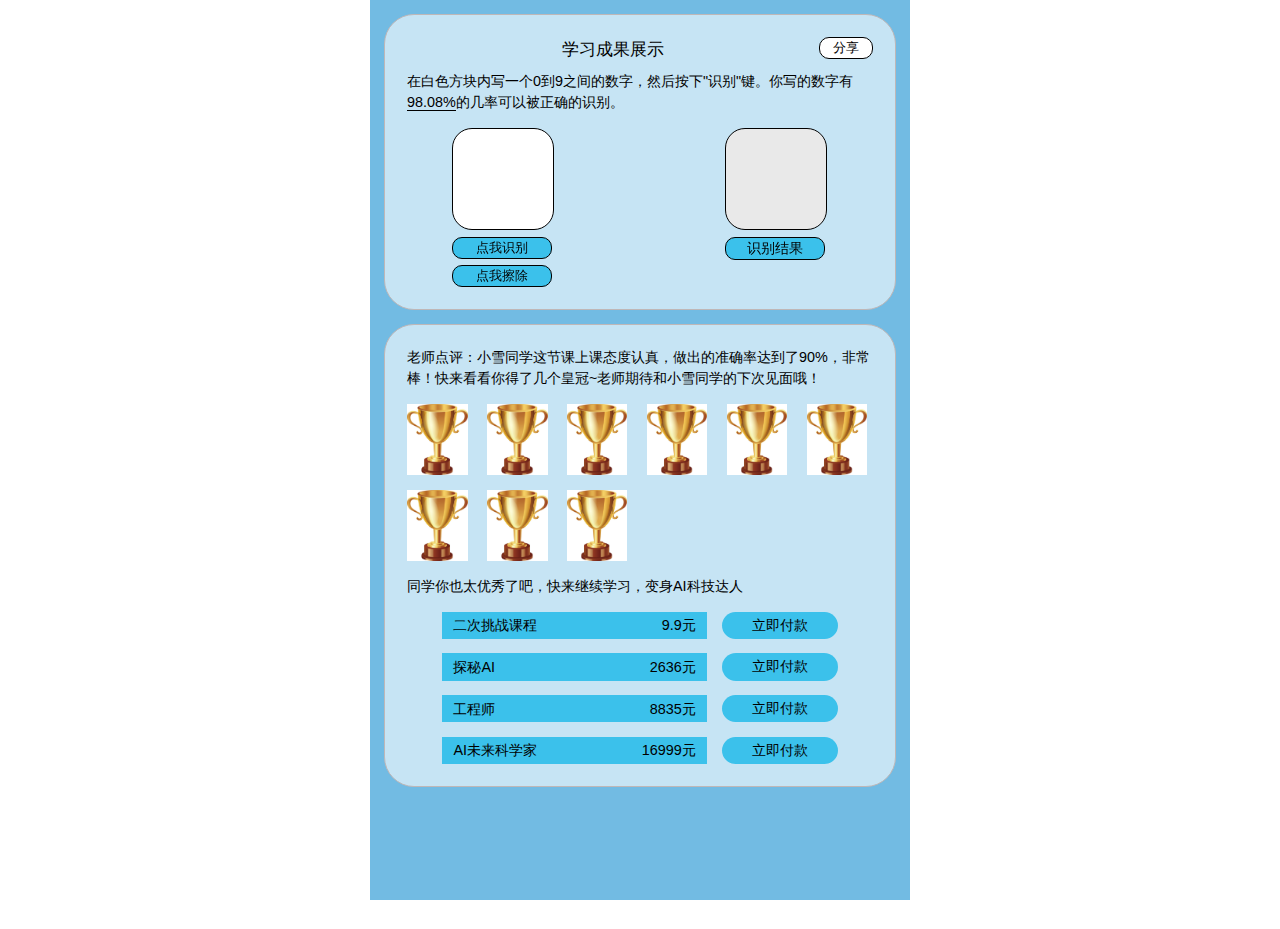
<file: SIGAI-MOBILE/index.html>
<!DOCTYPE html>
<html lang="en">
<head>
	<meta charset="UTF-8">
	<meta name="viewport" content="width=device-width, initial-scale=1.0">
	<title>SIGAI-学习成果展示</title>
	<link rel="stylesheet" href="./css/index.css">
</head>
<body>
<div class="main">
	<section>
		<h1 class="text-c">学习成果展示 <span class="btn btn-f-r">分享</span></h1>
		<p class="c-000">
			在白色方块内写一个0到9之间的数字，然后按下"识别"键。你写的数字有<span class="line-bottom">98.08%</span>的几率可以被正确的识别。
		</p>
		<div class="canvas">
			<div class="left">
				<div class="square">
					<canvas id="the_stage">your browser don't support canvas!</canvas>
				</div>
				<div class="btn" id="mnist-pad-save">点我识别</div>
				<div class="btn" id="mnist-pad-clear">点我擦除</div>
			</div>
			<div class="right">
				<div class="square b-color" id="mnist-pad-result"></div>
				<div class="btn" id="connection">识别结果</div>
			</div>
		</div>
	</section>
	<section>
		<p class="">
			老师点评：小雪同学这节课上课态度认真，做出的准确率达到了90%，非常棒！快来看看你得了几个皇冠~老师期待和小雪同学的下次见面哦！
		</p>
		<div class="img-box">
			<img src="./images/reward.jpg" alt="">
			<img src="./images/reward.jpg" alt="">
			<img src="./images/reward.jpg" alt="">
			<img src="./images/reward.jpg" alt="">
			<img src="./images/reward.jpg" alt="">
			<img src="./images/reward.jpg" alt="">
			<img src="./images/reward.jpg" alt="">
			<img src="./images/reward.jpg" alt="">
			<img src="./images/reward.jpg" alt="">
		</div>
		<p>
			同学你也太优秀了吧，快来继续学习，变身AI科技达人
		</p>
		<div class="content">
			<ul>
				<li class="course">
					<span class="flex">
						<span>二次挑战课程</span> <span>9.9元</span>
					</span>
					<a href="./detail.html">
						立即付款
					</a>
				</li>
				<li class="course">
					<span class="flex">
						<span>探秘AI</span> <span>2636元</span>
					</span>
					<a href="./detail.html">
						立即付款
					</a>
				</li>
				<li class="course">
					<span class="flex">
						<span>工程师</span> <span>8835元</span>
					</span>
					<a href="./detail.html">
						立即付款
					</a>
				</li>
				<li class="course">
					<span class="flex">
						<span>AI未来科学家</span> <span>16999元</span>
					</span>
					<a href="./detail.html">
						立即付款
					</a>
				</li>
			</ul>
		</div>
	</section>
</div>
<script src="js/signature_pad.min.js"></script>
<script src="./js/canvas.js"></script>
</body>
</html>
</file>
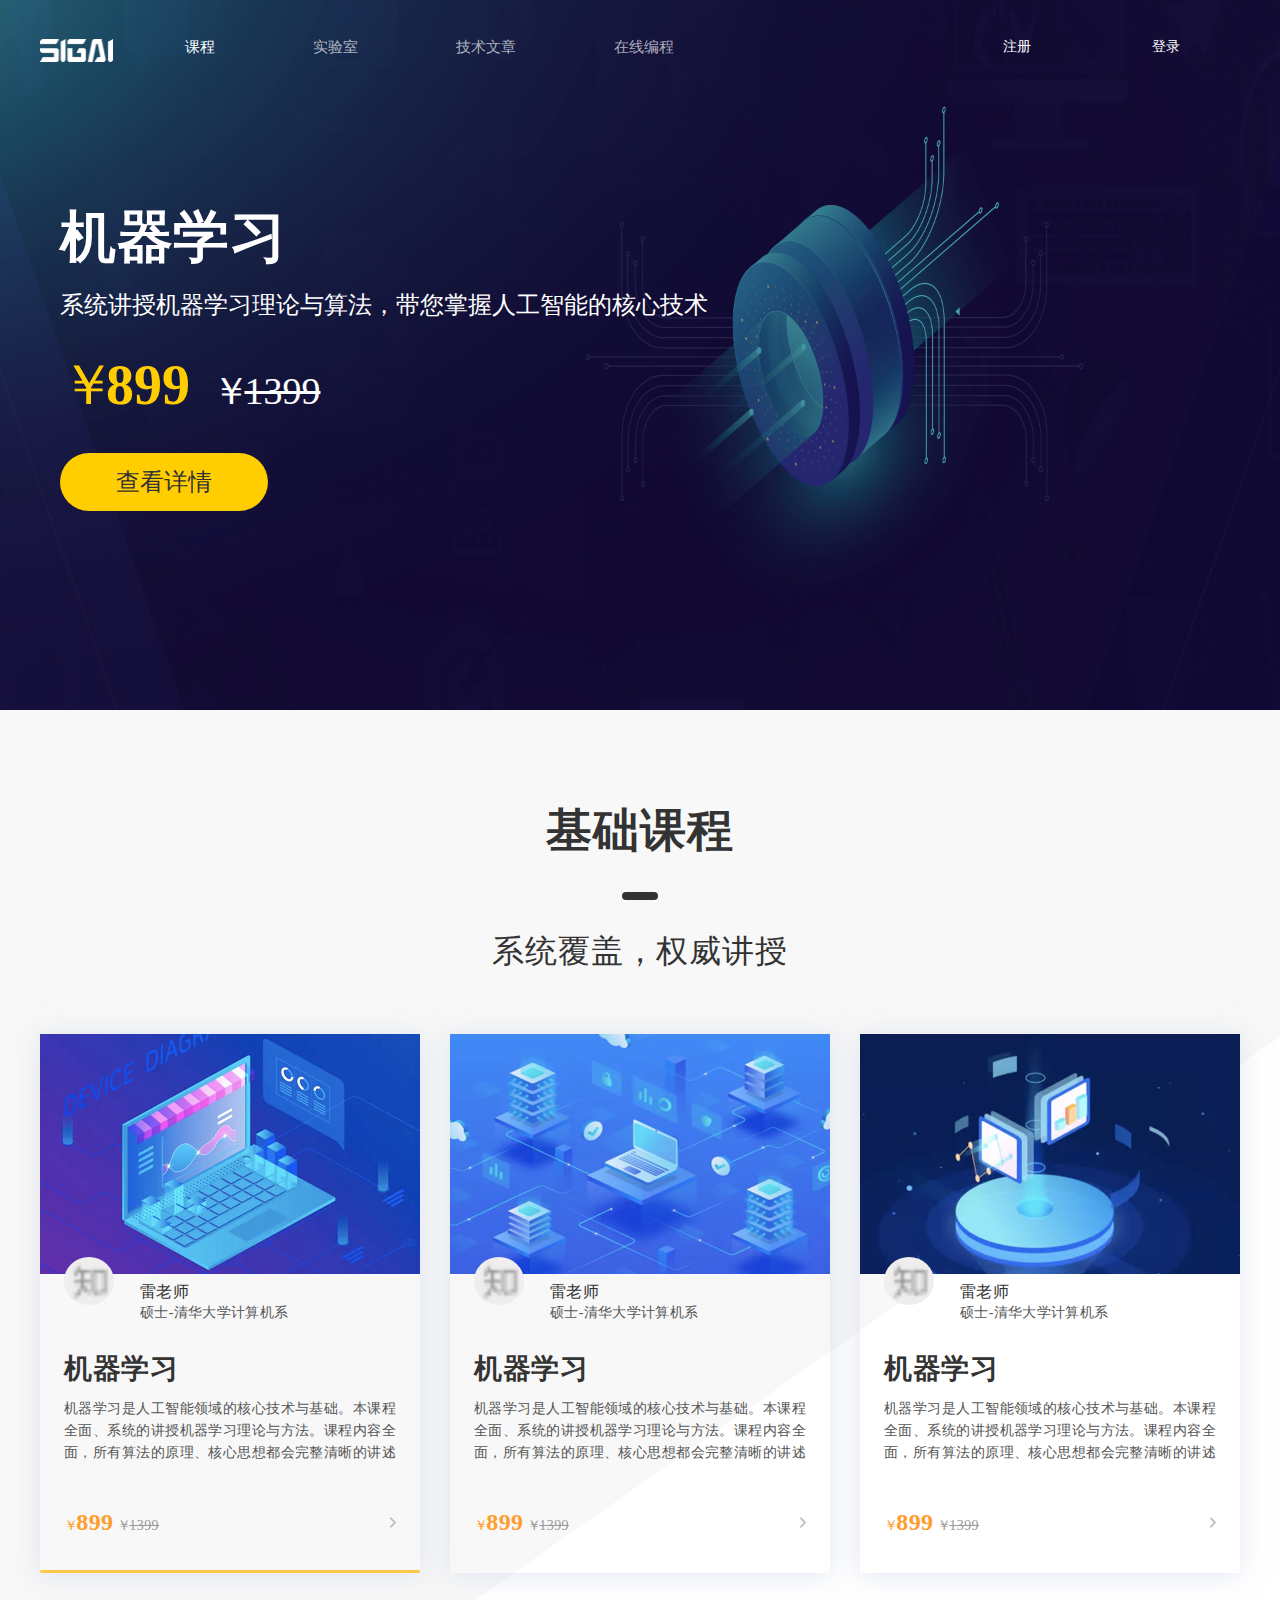
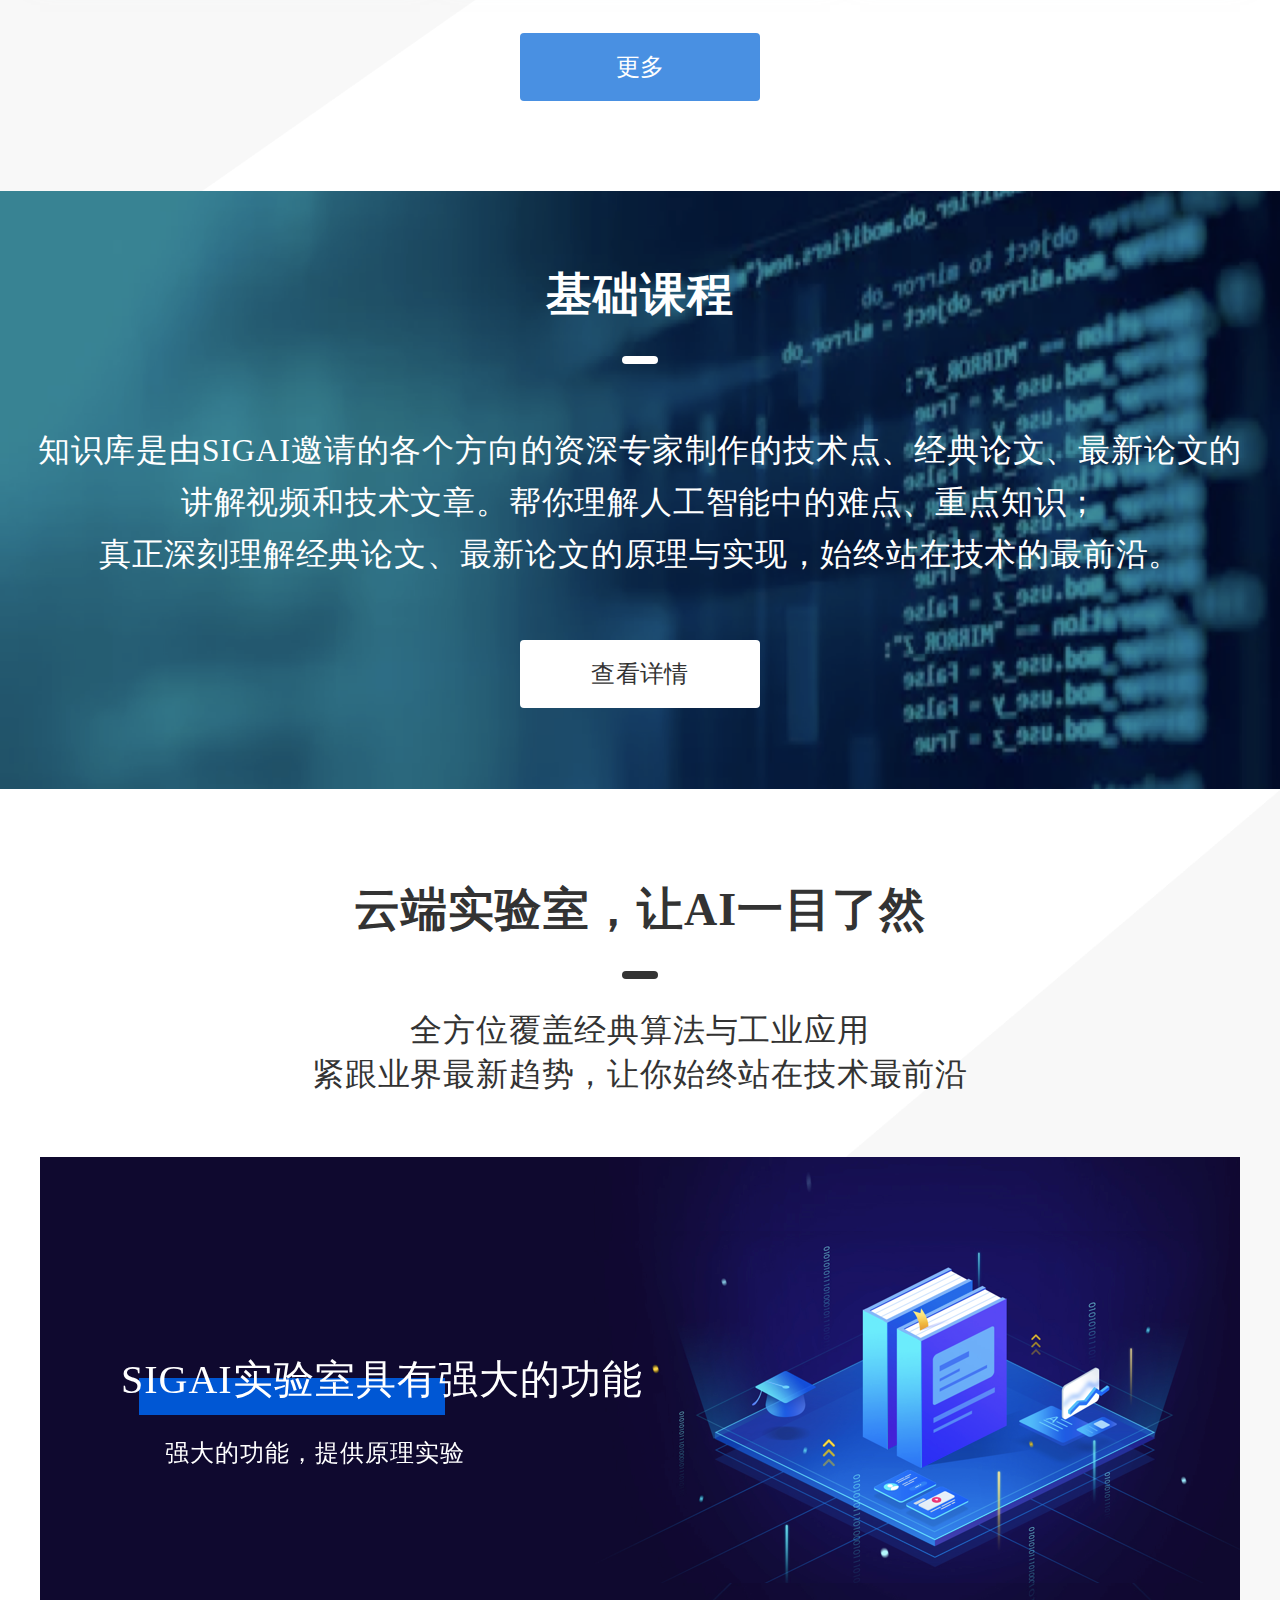
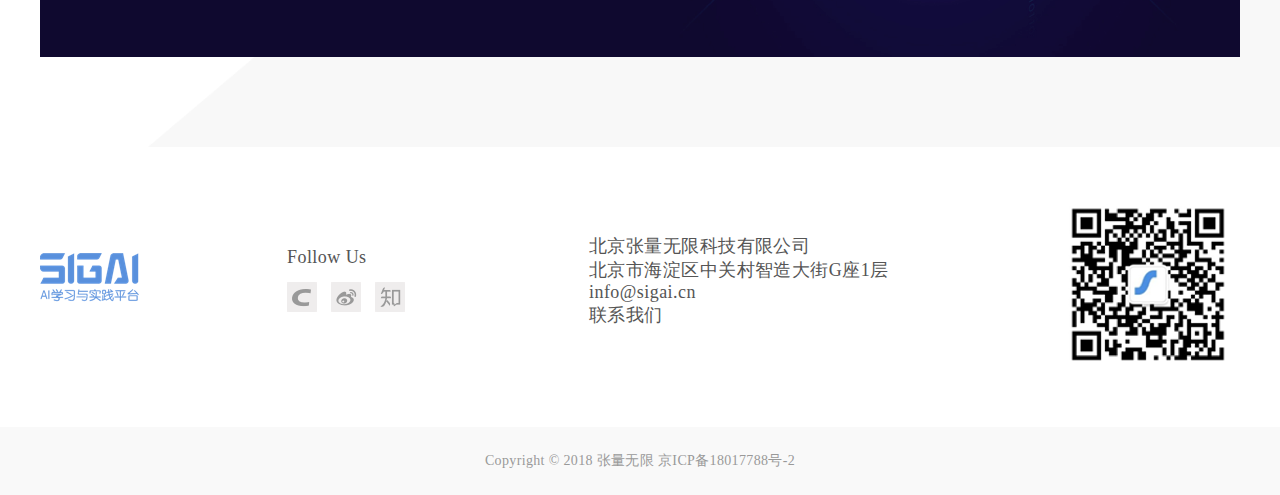
<file: SIGAI-PC/index.html>
<!DOCTYPE html>
<html lang="en">
<head>
    <meta charset="UTF-8">
    <title>SIGAI</title>
    <link rel="stylesheet" href="./css/index.css">
    <link rel="stylesheet" href="./css/swiper.css">
</head>
<body>
<div class="container">
    <div class="header">
        <header>
            <a class="img" href="/">
                <img src="./images/logo@2x.png" alt="SIGAI">
            </a>
            <nav class="nav">
                <ul class="">
                    <li class="cur">课程</li>
                    <li>实验室</li>
                    <li>技术文章</li>
                    <li>在线编程</li>
                </ul>
            </nav>
            <ul class="login J_login">
                <li>注册</li>
                <li>登录</li>
            </ul>
        </header>
        <section>
            <h1>机器学习</h1>
            <p>系统讲授机器学习理论与算法，带您掌握人工智能的核心技术</p>
            <div class="number">
                <span class="strong">￥<strong>899</strong></span>
                <span class="del">￥<del>1399</del></span>
            </div>
            <div class="detail-btn">查看详情</div>
        </section>
    </div>
    <main class="main">
        <article>
            <!--基础课程-->
            <section class="basic-course">
                <div class="title">
                    <h1>基础课程</h1>
                    <p>系统覆盖，权威讲授</p>
                </div>
                <div class="row">
                    <div class="col cur">
                        <img src="./images/machine1@2x.png" alt="基础课程1"/>
                        <div class="personal">
                            <img src="./images/zhihu.png" alt="">
                            <p class="teacher">雷老师</p>
                            <p class="course">硕士-清华大学计算机系</p>
                        </div>
                        <div class="content">
                            <h3>机器学习</h3>
                            <p>
                                机器学习是人工智能领域的核心技术与基础。本课程全面、系统的讲授机器学习理论与方法。课程内容全面，所有算法的原理、核心思想都会完整清晰的讲述能领域的核心技术与基础。本课程
                            </p>
                        </div>
                        <div class="number">
                            <span class="strong">￥<strong>899</strong></span>
                            <span class="del">￥<del>1399</del></span>
                            <img src="./images/back@2x.png" alt="back"/>
                        </div>
                    </div>
                    <div class="col">
                        <img src="./images/machine2@2x.png" alt="基础课程1"/>
                        <div class="personal">
                            <img src="./images/zhihu.png" alt="">
                            <p class="teacher">雷老师</p>
                            <p class="course">硕士-清华大学计算机系</p>
                        </div>
                        <div class="content">
                            <h3>机器学习</h3>
                            <p>
                                机器学习是人工智能领域的核心技术与基础。本课程全面、系统的讲授机器学习理论与方法。课程内容全面，所有算法的原理、核心思想都会完整清晰的讲述能领域的核心技术与基础。本课程
                            </p>
                        </div>
                        <div class="number">
                            <span class="strong">￥<strong>899</strong></span>
                            <span class="del">￥<del>1399</del></span>
                            <img src="./images/back@2x.png" alt="back"/>
                        </div>
                    </div>
                    <div class="col">
                        <img src="./images/machine3@2x.png" alt="基础课程1"/>
                        <div class="personal">
                            <img src="./images/zhihu.png" alt="">
                            <p class="teacher">雷老师</p>
                            <p class="course">硕士-清华大学计算机系</p>
                        </div>
                        <div class="content">
                            <h3>机器学习</h3>
                            <p>
                                机器学习是人工智能领域的核心技术与基础。本课程全面、系统的讲授机器学习理论与方法。课程内容全面，所有算法的原理、核心思想都会完整清晰的讲述能领域的核心技术与基础。本课程
                            </p>
                        </div>
                        <div class="number">
                            <span class="strong">￥<strong>899</strong></span>
                            <span class="del">￥<del>1399</del></span>
                            <img src="./images/back@2x.png" alt="back"/>
                        </div>
                    </div>
                </div>
                <div class="btn btn-more">更多</div>
            </section>
            <!--知识库-->
            <section class="knowledge-base">
                <div class="title">
                    <h1>基础课程</h1>
                </div>
                <p class="content">
                    知识库是由SIGAI邀请的各个方向的资深专家制作的技术点、经典论文、最新论文的
                    <br>
                    讲解视频和技术文章。帮你理解人工智能中的难点、重点知识；
                    <br>
                    真正深刻理解经典论文、最新论文的原理与实现，始终站在技术的最前沿。
                </p>
                <div class="btn btn-detail">查看详情</div>
            </section>
        </article>
        <article>
            <!--云端实验室-->
            <section class="cloud-lab">
                <div class="title">
                    <h1>云端实验室，让AI一目了然</h1>
                    <p>
                        全方位覆盖经典算法与工业应用 <br>
                        紧跟业界最新趋势，让你始终站在技术最前沿
                    </p>
                </div>
                <!--<div class="content">
                    <ul class="content-ul">
                        <li>
                            <img src="./images/advertisement.png" alt=""/>
                            <p class="desc">
                                SIGAI实验室具有强大的功能 <br>
                                <span>强大的功能，提供原理实验</span>
                            </p>
                            <span class="rectangle"></span>
                        </li>
                        <li>
                            <img src="./images/adver.png" alt=""/>
                        </li>
                        <li>
                            <img src="./images/adver.png" alt=""/>
                        </li>
                    </ul>
                </div>-->
                <div id="ups-banner">
                    <div class="swiper-container">
                        <div class="swiper-wrapper">
                            <div class="swiper-slide">
                                <div class="content">
                                    <img src="./images/advertisement.png" alt=""/>
                                    <p class="desc">
                                        SIGAI实验室具有强大的功能 <br>
                                        <span>强大的功能，提供原理实验</span>
                                    </p>
                                    <span class="rectangle"></span>
                                </div>
                            </div>
                            <div class="swiper-slide">
                                <div class="content">
                                    <img src="./images/advertisement.png" alt=""/>
                                    <p class="desc">
                                        SIGAI实验室具有强大的功能 <br>
                                        <span>强大的功能，提供原理实验</span>
                                    </p>
                                    <span class="rectangle"></span>
                                </div>
                            </div>
                            <div class="swiper-slide">
                                <div class="content">
                                    <img src="./images/advertisement.png" alt=""/>
                                    <p class="desc">
                                        SIGAI实验室具有强大的功能 <br>
                                        <span>强大的功能，提供原理实验</span>
                                    </p>
                                    <span class="rectangle"></span>
                                </div>
                        </div>
                        <div class="bottom-nav"><div class="ups-icon-videoplay"></div><div class="swiper-pagination"></div></div>
                        <div class="swiper-button-next"> > </div>
                        <div class="swiper-button-prev"> < </div>
                    </div>
                </div>
            </section>
        </article>
    </main>
    <footer class="footer">
        <div class="row">
            <div class="col-img">
                <img src="./images/logo2@2x.png" alt="SIGAI"/>
            </div>
            <div class="col-follow">
                <p>Follow Us</p>
                <ul>
                    <li><img src="./images/C@2x.png" alt="C"/></li>
                    <li><img src="./images/weibo@2x.png" alt="微博"/></li>
                    <li><img src="./images/zhihu@2x.png" alt="知乎"/></li>
                </ul>
            </div>
            <div class="col-address">
                <p>
                    北京张量无限科技有限公司 <br>
                    北京市海淀区中关村智造大街G座1层 <br>
                    info@sigai.cn <br>
                    联系我们
                </p>
            </div>
            <div class="col-chat">
                <img src="./images/chat@2x.png" alt="微信"/>
            </div>
        </div>
        <p class="copy-right">Copyright &copy; 2018 张量无限 京ICP备18017788号-2</p>
    </footer>

    <div class="model hidden">
        <div class="register hidden">
            <form action="">
                <input type="text" placeholder="请输入手机号" />
                <input type="text" placeholder="请输入密码" />
                <input type="text" placeholder="请输入确认密码" />
                <input type="text" placeholder="请输入短信验证码" /><span class="get-code">获取验证码</span>
                <label for="agree"><input type="radio" id="agree" />我同意SIGAI的隐私协议</label>
                <div class="btn">注册SIGAI</div>
                <p>已有账号？<span class="go-login J_to_login">去登录</span></p>
            </form>
        </div>
        <div class="login hidden">
            <div class="logo">
                <img src="./images/logo2@2x.png" alt="">
            </div>
            <ul>
                <li class="float-l cur">手机登录</li>
                <li class="float-r">微信登录</li>
            </ul>
            <input type="text" placeholder="请输入手机号" />
            <input type="text" placeholder="请输入密码" />
            <label for="remember"><input type="radio" id="remember" />记住我</label>
            <span class="forget-pass J_forget_pass">忘记密码</span>
            <div class="btn">登录SIGAI</div>
            <p>还没有账号？<span class="go-login J_to_register">去注册</span></p>
        </div>
        <div class="forget-password hidden">
            <ul class="line">
                <li class="cur">输入手机号</li>
                <li>设置新密码</li>
                <li>完成</li>
            </ul>
            <input type="text" placeholder="请输入手机号" />
            <input type="text" placeholder="请输入短信验证码" /><span class="get-code">获取验证码</span>
            <div class="btn">下一步</div>
        </div>
    </div>
</div>
<script src="./js/jquery.js"></script>
<script src="./js/index.js"></script>
<script src="./js/swiper.js"></script>
</body>
</html>
</file>
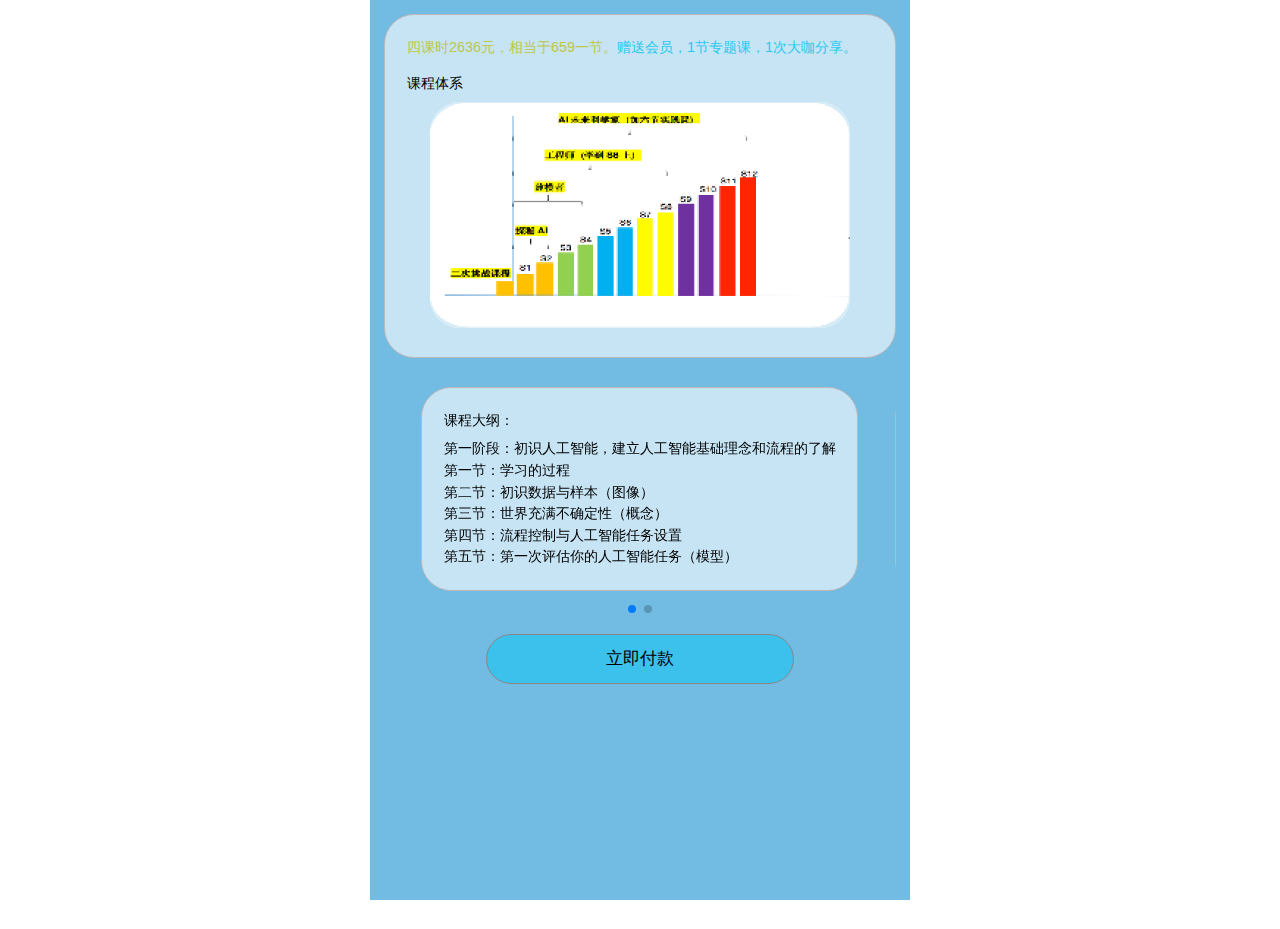
<file: SIGAI-MOBILE/detail.html>
<!DOCTYPE html>
<html lang="en">
<head>
	<meta charset="UTF-8">
	<meta name="viewport" content="width=device-width, initial-scale=1.0">
	<title>SIGAI-探秘AI</title>
	<link rel="stylesheet" href="./css/index.css">
	<link rel="stylesheet" href="./css/swipe.css">
</head>
<body>
<div class="main">
	<section>
		<p class="c-000">
			<span class="c-yellow">四课时2636元，相当于659一节。</span><span class="c-green ">赠送会员，1节专题课，1次大咖分享。</span>
		</p>
		<div class="system">
			<h1 class="f-size-14">课程体系</h1>
			<div class="box">
				<img src="./images/cource.png" alt="" />
			</div>
		</div>
	</section>
	<div class="swiper-container">
		<div class="swiper-wrapper">
			<div class="swiper-slide">
				<section>
					<h1 class="f-size-14">课程大纲：</h1>
					<div>
						<h3>第一阶段：初识人工智能，建立人工智能基础理念和流程的了解</h3>
						<p class="content">
							第一节：学习的过程 <br>
							第二节：初识数据与样本（图像） <br>
							第三节：世界充满不确定性（概念） <br>
							第四节：流程控制与人工智能任务设置 <br>
							第五节：第一次评估你的人工智能任务（模型）
						</p>
					</div>
				</section>
			</div>
			<div class="swiper-slide">
				<section>
					<h1 class="f-size-14">课程大纲：</h1>
					<div>
						<h3>第二阶段：人工神经网络</h3>
						<p class="content">
							以训练Mnist阿拉伯数字识别模型为例，建立第一个简单的人工智能模型，并了解其流程<br>
							第六节：图像的数据（数学）化理解<br>
							第七节：图像中特征的提取<br>
							第八节：基于图像特征对图像分类
						</p>
					</div>
				</section>
			</div>
		</div>
		<!-- Add Pagination -->
		<div class="swiper-pagination"></div>
	</div>

	<div class="footer">
		<div class="btn J_pay">立即付款</div>
	</div>
</div>
<script src="./js/swipe.js"></script>
<script src="./js/index.js"></script>
</body>
</html>
</file>
<file: SIGAI-MOBILE/css/index.css>
/*css重置*/
@charset "utf-8";
html {
	background-color: #fff;
	color: #000;
	font-size: 12px;
	width: 100%;
	height: 100%;
}

body, ul, ol, dl, dd, h1, h2, h3, h4, h5, h6, figure, form, fieldset, legend, input, textarea, button, p, blockquote, th, td, pre, xmp {
	margin: 0;
	padding: 0
}

body, input, textarea, button, select, pre, xmp, tt, code, kbd, samp {
	line-height: 1.5;
	font-family: tahoma, arial, "Hiragino Sans GB", simsun, sans-serif
}

h1, h2, h3, h4, h5, h6, small, big, input, textarea, button, select {
	font-size: 100%
}

h1, h2, h3, h4, h5, h6 {
	font-family: tahoma, arial, "Hiragino Sans GB", "微软雅黑", simsun, sans-serif
}

h1, h2, h3, h4, h5, h6, b, strong {
	font-weight: normal
}

address, cite, dfn, em, i, optgroup, var {
	font-style: normal
}

table {
	border-collapse: collapse;
	border-spacing: 0;
	text-align: left
}

caption, th {
	text-align: inherit
}

ul, ol, menu {
	list-style: none
}

fieldset, img {
	border: 0
}

img, object, input, textarea, button, select {
	vertical-align: middle
}

article, aside, footer, header, section, nav, figure, figcaption, hgroup, details, menu {
	display: block
}

audio, canvas, video {
	display: inline-block;
	*display: inline;
	*zoom: 1
}

blockquote:before, blockquote:after, q:before, q:after {
	content: "\0020"
}

textarea {
	overflow: auto;
	resize: vertical
}

input, textarea, button, select, a {
	outline: 0 none;
	border: none;
}

button::-moz-focus-inner, input::-moz-focus-inner {
	padding: 0;
	border: 0
}

mark {
	background-color: transparent
}

a, ins, s, u, del {
	text-decoration: none
}

sup, sub {
	vertical-align: baseline
}

body {
	font-family: Arial, "Microsoft Yahei", "Helvetica Neue", Helvetica, sans-serif;
	padding: 0;
	margin: 0 auto;
	max-width: 540px;
	min-width: 320px;
	font-size: 62.5%;
	background: #72bbe3;
	color: #000;
	-webkit-text-size-adjust: none;
	min-height: 100%;
	height: 100%;
	overflow: hidden;
}

hr {
	height: .02rem;
	margin: .1rem 0;
	border: medium none;
	border-top: .02rem solid #cacaca;
}

a {
	color: #25a4bb;
	text-decoration: none;
}

.text-c {
	text-align: center;
}

.main {
	padding: 1em;
	width: calc(100% - 2em);
	height: 100%;
	overflow-x: hidden;
	overflow-y: auto;
	font-size: 1.2rem;
}

.main h1 {
	margin-bottom: .5em;
	font-size: 1.4rem;
}

.main section {
	background: rgb(255, 255, 255, 0.6);
	border: 1px solid #bfb7b7;
	border-radius: 30px;
	padding: 1.5em;
	margin-bottom: 1em;
}

.main section:last-of-type {
	margin-bottom: 2em;
}

.main .line-bottom {
	border-bottom: 1px solid #000;
}

.main li {
	display: flex;
	margin-top: 1em;
	justify-content: center;
}

.main .flex {
	background: #3bc1eb;
	padding: .1em .8em;
	width: 52%;
	display: inherit;
	justify-content: space-between;
	line-height: 1.7em;
}
section .img-box {
	margin-top: 1em;
}
section .img-box img {
	width: 13%;
	margin: 0 3.3% 1em 0;
	display: inline;
}
section .img-box img:nth-child(6n) {
	margin-right: 0;
}
section .btn {
	padding: 0 1em;
	border: 1px solid #000;
	background: #fff;
	-webkit-border-radius: 10px;
	-moz-border-radius: 10px;
	border-radius: 10px;
	font-size: 1.1rem;
	cursor: pointer;
}

section .btn.btn-f-r {
	float: right;
}

.canvas {
	margin: 1em auto 0;
	text-align: center;
	overflow: hidden;
	width: 80%;
	padding-right: .2em;
	display: flex;
	justify-content: space-between;
}
.canvas .left, .canvas .right {
	width: 100px;
	display: inline-block;
	text-align: center;
}
.canvas .right .b-color {
	background: #e9e9e9;
}
.canvas .right .btn {
	font-size: 14px;
	padding: 0;
	cursor: inherit;
}
.canvas .square {
	width: 100%;
	height: 100px;
	border: 1px solid #000;
	background: #fff;
	border-radius: 20px;
}
.canvas .right .square {
	font-size: 10em;
	line-height: 100px;
}
.canvas canvas {
	width: 100%;
	height: 100%;
	border-radius: 20px;
}
.canvas .btn {
	margin-top: .5em;
	background: #3bc1eb;
}
.c-yellow {
	color: #bfc843;
}
.c-green {
	color: #27c9ed
}
.f-size-14 {
	font-size: 1.2rem !important;
}
section .system {
	margin-top: 1em;
}
section .box {
	width: 90%;
	background: #fff;
	margin: .5em auto;
	border-radius: 30px;
}
section .box img {
	width: 100%;
	border-radius: 30px;
}
section .course a {
	display: inline-block;
	width: 25%;
	background: #3bc1eb;
	margin-left: 1em;
	text-align: center;
	border-radius: 30px;
	line-height: 1.9em;
	cursor: pointer;
	color: #000;
}
.footer {
	margin-top: 1em;
}
.footer .btn {
	font-size: 1.4rem;
	padding: .7em 0;
	background: #3bc1eb;
	border-radius: 30px;
	border: 1px solid #8a8787;
	width: 60%;
	text-align: center;
	margin: 0 auto;
}
</file>
<file: SIGAI-PC/css/index.css>
body, div, dl, dt, dd, ul, ol, li, h1, h2, h3, h4, h5, h6, pre, form, fieldset, input, p, blockquote, th, td {
  margin: 0;
  padding: 0; }

body {
  font-size: 14px;
  color: #333;
  font-family: PingFangSC-Semibold, Verdana, Microsoft YaHei, Simsun;
  background: #fff; }

fieldset, img {
  border: 0; }

ol, ul {
  list-style: none; }

h1, h2, h3, h4, h5, h6 {
  font-size: 100%; }

img {
  vertical-align: top;
  border: 0; }

em {
  font-style: normal; }

input, button, select, textarea {
  outline: none; }

textarea {
  resize: none; }

p {
  text-align: justify;
  text-justify: distribute; }

a {
  color: #666;
  text-decoration: none; }

a:hover {
  color: #f60;
  text-decoration: none; }

.header {
  width: 100%;
  height: 710px;
  background: url("../images/banner@2x.png") no-repeat;
  background-size: 100% 100%;
  color: #fff; }
  .header header {
    width: 1200px;
    margin: 0 auto;
    height: 100px; }
  .header .img {
    float: left;
    display: inline-block;
    width: 73px;
    height: 23px;
    margin: 39px 23px 0 0; }
    .header .img img {
      width: 100%;
      height: 100%; }
  .header .nav {
    display: inline-block; }
    .header .nav ul {
      overflow: hidden;
      font-size: 15px;
      letter-spacing: 0; }
      .header .nav ul li {
        float: left;
        padding: 38px 49px;
        color: rgba(255, 255, 255, 0.66); }
      .header .nav ul li.cur {
        color: #fff; }
  .header .login {
    float: right; }
    .header .login li {
      float: left;
      margin-top: 26px;
      width: 148.8px;
      height: 42px;
      line-height: 42px;
      text-align: center; }
    .header .login li.cur {
      background: #4990E2;
      border-radius: 24px; }
  .header section {
    width: 1200px;
    margin: 100px auto 0;
    padding-left: 40px;
    color: #FFFFFF;
    letter-spacing: 0; }
    .header section h1 {
      margin-bottom: 13px;
      font-size: 56px;
      letter-spacing: 0.7px; }
    .header section p {
      font-size: 24px; }
    .header section .number {
      margin-top: 27px; }
      .header section .number .strong {
        margin-right: 18px;
        font-size: 56px;
        color: #FFCD00; }
        .header section .number .strong strong {
          margin-left: -10px; }
      .header section .number .del {
        font-size: 38px; }
        .header section .number .del del {
          margin-left: -5px; }
    .header section .detail-btn {
      margin-top: 29px;
      width: 208px;
      height: 58px;
      line-height: 58px;
      text-align: center;
      cursor: pointer;
      font-size: 24px;
      background: #FFCD00;
      color: #333;
      border-radius: 29px; }

.main {
  font-family: PingFangSC-Regular; }
  .main .title {
    margin: 0 auto 60px;
    color: #333;
    text-align: center; }
    .main .title h1 {
      font-size: 46px;
      letter-spacing: 1.15px; }
    .main .title h1:after {
      content: '';
      width: 36px;
      height: 8px;
      margin: 30px auto;
      display: block;
      background: #333333;
      border-radius: 4px; }
    .main .title p {
      font-size: 32px;
      letter-spacing: 0.8px;
      text-align: center; }
  .main .btn {
    margin: 60px auto 0;
    width: 240px;
    height: 68px;
    line-height: 68px;
    text-align: center;
    background: #4990E2;
    border-radius: 4px;
    cursor: pointer;
    font-size: 24px;
    color: #FFFFFF;
    letter-spacing: 0.3px; }
  .main .basic-course {
    background: url("../images/course@2x.png") no-repeat;
    background-size: cover;
    padding: 90px 0; }
    .main .basic-course .row {
      width: 1200px;
      margin: 0 auto;
      display: flex; }
      .main .basic-course .row .col {
        position: relative;
        width: calc(100% - 60px);
        margin-right: 30px;
        box-shadow: 0 2px 25px 0 rgba(196, 208, 227, 0.5);
        color: #333333; }
        .main .basic-course .row .col:last-child {
          margin-right: 0; }
        .main .basic-course .row .col .personal {
          position: relative; }
          .main .basic-course .row .col .personal img {
            position: absolute;
            left: 24px;
            top: -25px;
            width: 50px;
            height: 48px;
            border-radius: 100%; }
          .main .basic-course .row .col .personal .teacher {
            margin: 8px 0 1px 100px;
            font-family: PingFangSC-Medium;
            font-size: 16px;
            letter-spacing: 0.4px; }
          .main .basic-course .row .col .personal .course {
            margin-left: 100px;
            font-size: 14px;
            color: #555555;
            letter-spacing: 0.35px; }
        .main .basic-course .row .col .content {
          padding: 28px 24px 48px; }
          .main .basic-course .row .col .content h3 {
            margin-bottom: 10px;
            font-family: PingFangSC-Medium;
            font-size: 28px;
            letter-spacing: 0.7px; }
          .main .basic-course .row .col .content p {
            font-size: 14px;
            color: #555555;
            letter-spacing: 0.35px;
            line-height: 22px;
            position: relative;
            height: 66px;
            overflow: hidden;
            text-overflow: ellipsis; }
            .main .basic-course .row .col .content p:after {
              content: "...";
              position: absolute;
              bottom: 0;
              right: 0; }
        .main .basic-course .row .col .number {
          padding: 0 24px 37px; }
          .main .basic-course .row .col .number .strong {
            font-family: PingFangSC-Medium;
            color: #FF9D2F;
            letter-spacing: 0.35px;
            line-height: 20px;
            font-size: 14px; }
            .main .basic-course .row .col .number .strong strong {
              font-size: 24px;
              margin-left: -2px; }
          .main .basic-course .row .col .number .del {
            font-family: PingFangSC-Regular;
            font-size: 14px;
            color: #999999;
            letter-spacing: 0.41px; }
            .main .basic-course .row .col .number .del del {
              margin-left: -2px; }
          .main .basic-course .row .col .number img {
            float: right;
            margin-top: 5px;
            cursor: pointer; }
      .main .basic-course .row .cur:after {
        content: '';
        position: absolute;
        bottom: 0;
        width: 100%;
        height: 3px;
        background: #FDC847;
        border-radius: 1.5px; }
  .main .knowledge-base {
    padding: 73px 0 81px;
    background: url("../images/know@2x.png") no-repeat;
    background-size: 100% 100%;
    color: #fff; }
    .main .knowledge-base .title {
      color: #fff; }
      .main .knowledge-base .title h1:after {
        background: #fff; }
    .main .knowledge-base .content {
      font-size: 32px;
      color: #FFFFFF;
      letter-spacing: 0.8px;
      text-align: center;
      line-height: 52px; }
    .main .knowledge-base .btn-detail {
      background: #fff;
      color: #333333;
      letter-spacing: 0.3px; }
  .main .cloud-lab {
    padding: 90px 0;
    background: url("../images/cloud@2x.png") no-repeat;
    background-size: 100% 130%; }
    .main .cloud-lab .content {
      width: 1200px;
      height: 500px;
      margin: 0 auto;
      position: relative;
      color: #FFFFFF;
      letter-spacing: 1px;
      z-index: 2; }
      .main .cloud-lab .content .desc {
        position: absolute;
        top: 195px;
        left: 81px;
        font-family: PingFangSC-Semibold;
        font-size: 40px;
        z-index: 2; }
        .main .cloud-lab .content .desc span {
          font-family: PingFangSC-Regular;
          font-size: 24px;
          margin: 30px 0 0 44px;
          display: inline-block; }
      .main .cloud-lab .content .rectangle {
        display: inline-block;
        width: 306px;
        height: 37px;
        background: #0057D4;
        position: absolute;
        left: 99px;
        top: 221px;
        z-index: 0; }
    .main .cloud-lab .content-ul {
      overflow: hidden;
      height: 500px; }
      .main .cloud-lab .content-ul li {
        position: relative;
        float: left;
        color: #FFFFFF;
        letter-spacing: 1px; }
        .main .cloud-lab .content-ul li .desc {
          position: absolute;
          top: 195px;
          left: 81px;
          font-family: PingFangSC-Semibold;
          font-size: 40px;
          z-index: 2; }
          .main .cloud-lab .content-ul li .desc span {
            font-family: PingFangSC-Regular;
            font-size: 24px;
            margin: 30px 0 0 44px;
            display: inline-block; }
        .main .cloud-lab .content-ul li .rectangle {
          display: inline-block;
          width: 306px;
          height: 37px;
          background: #0057D4;
          position: absolute;
          left: 99px;
          top: 221px;
          z-index: 0; }

.swiper-button-next, .swiper-button-prev {
  background: none;
  top: auto;
  bottom: 30px; }

.swiper-button-prev {
  left: 0; }

.swiper-button-next {
  right: 40px; }

.swiper-button-next:before, .swiper-button-prev:before {
  font-family: "upsicons";
  position: absolute;
  display: block;
  height: 54px;
  width: 50px;
  top: 0;
  left: 0;
  text-align: center;
  line-height: 54px;
  color: #fff;
  font-size: 68px; }

.footer {
  color: #555;
  letter-spacing: 0.45px; }
  .footer .row {
    width: 1200px;
    margin: 0 auto;
    display: flex;
    height: 280px; }
    .footer .row .col-img {
      margin: 106px 148px 106px 0; }
    .footer .row .col-follow {
      margin: 100px 170px 103px 0; }
      .footer .row .col-follow p {
        font-size: 18px; }
      .footer .row .col-follow ul {
        margin-top: 14px;
        overflow: hidden; }
        .footer .row .col-follow ul li {
          float: left;
          margin-right: 14px;
          background: #EFEDED;
          border-radius: 1.2px; }
    .footer .row .col-address {
      margin: 87px 171px 91px 0;
      font-size: 18px;
      color: #555555; }
    .footer .row .col-chat {
      float: right;
      margin: 50px 0 58px 0;
      width: 172px;
      height: 172px; }
  .footer .copy-right {
    height: 68px;
    line-height: 68px;
    text-align: center;
    font-size: 14px;
    color: #999;
    letter-spacing: 0.35px;
    background: #F9F9F9; }

.model {
  width: 480px;
  /*height: 362px;*/
  position: absolute;
  top: 160px;
  right: 60px;
  background: #FFFFFF;
  border: 1px solid rgba(78, 89, 104, 0.19);
  box-shadow: 0 6px 8px 0 rgba(74, 81, 93, 0.25);
  border-radius: 4px; }
  .model .register {
    padding: 36px 70px 30px; }
  .model .get-code {
    position: absolute;
    right: 56px;
    top: 236px;
    font-size: 14px;
    color: #4990E2;
    letter-spacing: 0.17px;
    cursor: pointer; }
  .model label {
    display: inline-block;
    margin-top: 8px;
    color: #555555;
    font-size: 12px; }
    .model label input[type="radio"] {
      margin-right: 8px; }
  .model .btn {
    background-image: linear-gradient(-90deg, #4990E2 0%, #4567F4 100%);
    border-radius: 4px;
    width: 340px;
    height: 42px;
    line-height: 42px;
    text-align: center;
    color: #fff;
    margin: 30px 0 8px 0;
    cursor: pointer; }
  .model p {
    text-align: center;
    font-size: 12px;
    color: #555555;
    letter-spacing: 0; }
    .model p span {
      line-height: 17px;
      color: #4990E2;
      cursor: pointer; }
  .model input[type='text'] {
    width: 100%;
    border: none;
    background: #FFFFFF;
    font-size: 14px;
    color: #BFBFBF;
    letter-spacing: 0.17px;
    padding: 40px 0 10px 14px;
    box-shadow: inset 0 -1px 0 0 #EEEEEE; }
    .model input[type='text']:first-child {
      padding-top: 0; }
  .model .login {
    padding: 36px 70px 30px; }
    .model .login .logo {
      text-align: center; }
    .model .login ul {
      font-size: 16px;
      color: #555555;
      letter-spacing: 0;
      padding: 60px 0 16px 0;
      overflow: hidden; }
      .model .login ul .float-l {
        float: left;
        position: relative; }
      .model .login ul .float-r {
        float: right;
        position: relative; }
      .model .login ul .cur {
        color: #4990E2; }
        .model .login ul .cur:after {
          content: '';
          background: #4990E2;
          width: 36px;
          height: 2px;
          display: inline-block;
          position: absolute;
          bottom: -6px;
          left: 14px; }
    .model .login .forget-pass {
      float: right;
      font-size: 16px;
      color: #459BFF;
      letter-spacing: 0;
      margin-top: 6px;
      cursor: pointer; }
  .model .forget-password {
    padding: 36px 70px 30px; }
    .model .forget-password ul {
      overflow: hidden;
      margin: 0 -18px;
      padding-bottom: 4px; }
      .model .forget-password ul li {
        float: left;
        width: 125px;
        text-align: center;
        padding-bottom: 8px;
        border-bottom: 1px solid #BFBFBF; }
      .model .forget-password ul li.cur {
        color: #4990E2;
        border-bottom: 1px solid #4990E2;
        position: relative;
        cursor: pointer; }
        .model .forget-password ul li.cur:after {
          content: '';
          position: absolute;
          width: 8px;
          height: 8px;
          display: block;
          z-index: 111;
          left: 60px;
          bottom: -4px;
          background: #4990E2;
          border-radius: 100px; }
    .model .forget-password .get-code {
      top: 175px; }

.hidden {
  display: none; }

/*# sourceMappingURL=index.css.map */
</file>
<file: SIGAI-MOBILE/css/swipe.css>
/**
 * Swiper 4.5.0
 * Most modern mobile touch slider and framework with hardware accelerated transitions
 * http://www.idangero.us/swiper/
 *
 * Copyright 2014-2019 Vladimir Kharlampidi
 *
 * Released under the MIT License
 *
 * Released on: February 22, 2019
 */

.swiper-container {
	margin: 0 auto;
	position: relative;
	overflow: hidden;
	list-style: none;
	padding: 0;
	z-index: 1
}
.swiper-container {
	width: 100%;
	margin-left: auto;
	margin-right: auto;
}
.swiper-slide {
	text-align: left;
	background: inherit;

	/* Center slide text vertically */
	display: -webkit-box;
	display: -ms-flexbox;
	display: -webkit-flex;
	display: flex;
	-webkit-box-pack: center;
	-ms-flex-pack: center;
	-webkit-justify-content: center;
	justify-content: center;
	-webkit-box-align: center;
	-ms-flex-align: center;
	-webkit-align-items: center;
	align-items: center;
}

.swiper-container-no-flexbox .swiper-slide {
	float: left
}

.swiper-container-vertical > .swiper-wrapper {
	-webkit-box-orient: vertical;
	-webkit-box-direction: normal;
	-webkit-flex-direction: column;
	-ms-flex-direction: column;
	flex-direction: column
}

.swiper-wrapper {
	position: relative;
	width: 100%;
	height: 100%;
	z-index: 1;
	display: -webkit-box;
	display: -webkit-flex;
	display: -ms-flexbox;
	display: flex;
	-webkit-transition-property: -webkit-transform;
	transition-property: -webkit-transform;
	-o-transition-property: transform;
	transition-property: transform;
	transition-property: transform, -webkit-transform;
	-webkit-box-sizing: content-box;
	box-sizing: content-box
}

.swiper-container-android .swiper-slide, .swiper-wrapper {
	-webkit-transform: translate3d(0, 0, 0);
	transform: translate3d(0, 0, 0)
}

.swiper-container-multirow > .swiper-wrapper {
	-webkit-flex-wrap: wrap;
	-ms-flex-wrap: wrap;
	flex-wrap: wrap
}

.swiper-container-free-mode > .swiper-wrapper {
	-webkit-transition-timing-function: ease-out;
	-o-transition-timing-function: ease-out;
	transition-timing-function: ease-out;
	margin: 0 auto
}

.swiper-slide {
	-webkit-flex-shrink: 0;
	-ms-flex-negative: 0;
	flex-shrink: 0;
	width: 100%;
	height: 100%;
	position: relative;
	-webkit-transition-property: -webkit-transform;
	transition-property: -webkit-transform;
	-o-transition-property: transform;
	transition-property: transform;
	transition-property: transform, -webkit-transform
}

.swiper-slide-invisible-blank {
	visibility: hidden
}

.swiper-button-lock {
	display: none
}

.swiper-pagination {
	position: absolute;
	text-align: center;
	-webkit-transition: .3s opacity;
	-o-transition: .3s opacity;
	transition: .3s opacity;
	-webkit-transform: translate3d(0, 0, 0);
	transform: translate3d(0, 0, 0);
	z-index: 10
}

.swiper-pagination.swiper-pagination-hidden {
	opacity: 0
}

.swiper-container-horizontal > .swiper-pagination-bullets, .swiper-pagination-custom, .swiper-pagination-fraction {
	bottom: 0;
	left: 0;
	width: 100%
}

.swiper-pagination-bullet {
	width: 8px;
	height: 8px;
	display: inline-block;
	border-radius: 100%;
	background: #000;
	opacity: .2
}

button.swiper-pagination-bullet {
	border: none;
	margin: 0;
	padding: 0;
	-webkit-box-shadow: none;
	box-shadow: none;
	-webkit-appearance: none;
	-moz-appearance: none;
	appearance: none
}

.swiper-pagination-clickable .swiper-pagination-bullet {
	cursor: pointer
}

.swiper-pagination-bullet-active {
	opacity: 1;
	background: #007aff
}

.swiper-container-horizontal > .swiper-pagination-bullets .swiper-pagination-bullet {
	margin: 0 4px
}

.swiper-container-horizontal > .swiper-pagination-bullets.swiper-pagination-bullets-dynamic {
	left: 50%;
	-webkit-transform: translateX(-50%);
	-ms-transform: translateX(-50%);
	transform: translateX(-50%);
	white-space: nowrap
}

.swiper-container-horizontal > .swiper-pagination-bullets.swiper-pagination-bullets-dynamic .swiper-pagination-bullet {
	-webkit-transition: .2s left, .2s -webkit-transform;
	transition: .2s left, .2s -webkit-transform;
	-o-transition: .2s transform, .2s left;
	transition: .2s transform, .2s left;
	transition: .2s transform, .2s left, .2s -webkit-transform
}

.swiper-pagination-white .swiper-pagination-bullet-active {
	background: #fff
}

.swiper-pagination-lock {
	display: none
}

.swiper-scrollbar {
	border-radius: 10px;
	position: relative;
	-ms-touch-action: none;
	background: rgba(0, 0, 0, .1)
}

.swiper-container-horizontal > .swiper-scrollbar {
	position: absolute;
	left: 1%;
	bottom: 3px;
	z-index: 50;
	height: 5px;
	width: 98%
}

.swiper-scrollbar-drag {
	height: 100%;
	width: 100%;
	position: relative;
	background: rgba(0, 0, 0, .5);
	border-radius: 10px;
	left: 0;
	top: 0
}

.swiper-scrollbar-cursor-drag {
	cursor: move
}

.swiper-scrollbar-lock {
	display: none
}

.swiper-slide-zoomed {
	cursor: move
}

.swiper-lazy-preloader {
	width: 42px;
	height: 42px;
	position: absolute;
	left: 50%;
	top: 50%;
	margin-left: -21px;
	margin-top: -21px;
	z-index: 10;
	-webkit-transform-origin: 50%;
	-ms-transform-origin: 50%;
	transform-origin: 50%;
	-webkit-animation: swiper-preloader-spin 1s steps(12, end) infinite;
	animation: swiper-preloader-spin 1s steps(12, end) infinite
}

.swiper-lazy-preloader:after {
	display: block;
	content: '';
	width: 100%;
	height: 100%;
	background-image: url("data:image/svg+xml;charset=utf-8,%3Csvg%20viewBox%3D'0%200%20120%20120'%20xmlns%3D'http%3A%2F%2Fwww.w3.org%2F2000%2Fsvg'%20xmlns%3Axlink%3D'http%3A%2F%2Fwww.w3.org%2F1999%2Fxlink'%3E%3Cdefs%3E%3Cline%20id%3D'l'%20x1%3D'60'%20x2%3D'60'%20y1%3D'7'%20y2%3D'27'%20stroke%3D'%236c6c6c'%20stroke-width%3D'11'%20stroke-linecap%3D'round'%2F%3E%3C%2Fdefs%3E%3Cg%3E%3Cuse%20xlink%3Ahref%3D'%23l'%20opacity%3D'.27'%2F%3E%3Cuse%20xlink%3Ahref%3D'%23l'%20opacity%3D'.27'%20transform%3D'rotate(30%2060%2C60)'%2F%3E%3Cuse%20xlink%3Ahref%3D'%23l'%20opacity%3D'.27'%20transform%3D'rotate(60%2060%2C60)'%2F%3E%3Cuse%20xlink%3Ahref%3D'%23l'%20opacity%3D'.27'%20transform%3D'rotate(90%2060%2C60)'%2F%3E%3Cuse%20xlink%3Ahref%3D'%23l'%20opacity%3D'.27'%20transform%3D'rotate(120%2060%2C60)'%2F%3E%3Cuse%20xlink%3Ahref%3D'%23l'%20opacity%3D'.27'%20transform%3D'rotate(150%2060%2C60)'%2F%3E%3Cuse%20xlink%3Ahref%3D'%23l'%20opacity%3D'.37'%20transform%3D'rotate(180%2060%2C60)'%2F%3E%3Cuse%20xlink%3Ahref%3D'%23l'%20opacity%3D'.46'%20transform%3D'rotate(210%2060%2C60)'%2F%3E%3Cuse%20xlink%3Ahref%3D'%23l'%20opacity%3D'.56'%20transform%3D'rotate(240%2060%2C60)'%2F%3E%3Cuse%20xlink%3Ahref%3D'%23l'%20opacity%3D'.66'%20transform%3D'rotate(270%2060%2C60)'%2F%3E%3Cuse%20xlink%3Ahref%3D'%23l'%20opacity%3D'.75'%20transform%3D'rotate(300%2060%2C60)'%2F%3E%3Cuse%20xlink%3Ahref%3D'%23l'%20opacity%3D'.85'%20transform%3D'rotate(330%2060%2C60)'%2F%3E%3C%2Fg%3E%3C%2Fsvg%3E");
	background-position: 50%;
	background-size: 100%;
	background-repeat: no-repeat
}

.swiper-lazy-preloader-white:after {
	background-image: url("data:image/svg+xml;charset=utf-8,%3Csvg%20viewBox%3D'0%200%20120%20120'%20xmlns%3D'http%3A%2F%2Fwww.w3.org%2F2000%2Fsvg'%20xmlns%3Axlink%3D'http%3A%2F%2Fwww.w3.org%2F1999%2Fxlink'%3E%3Cdefs%3E%3Cline%20id%3D'l'%20x1%3D'60'%20x2%3D'60'%20y1%3D'7'%20y2%3D'27'%20stroke%3D'%23fff'%20stroke-width%3D'11'%20stroke-linecap%3D'round'%2F%3E%3C%2Fdefs%3E%3Cg%3E%3Cuse%20xlink%3Ahref%3D'%23l'%20opacity%3D'.27'%2F%3E%3Cuse%20xlink%3Ahref%3D'%23l'%20opacity%3D'.27'%20transform%3D'rotate(30%2060%2C60)'%2F%3E%3Cuse%20xlink%3Ahref%3D'%23l'%20opacity%3D'.27'%20transform%3D'rotate(60%2060%2C60)'%2F%3E%3Cuse%20xlink%3Ahref%3D'%23l'%20opacity%3D'.27'%20transform%3D'rotate(90%2060%2C60)'%2F%3E%3Cuse%20xlink%3Ahref%3D'%23l'%20opacity%3D'.27'%20transform%3D'rotate(120%2060%2C60)'%2F%3E%3Cuse%20xlink%3Ahref%3D'%23l'%20opacity%3D'.27'%20transform%3D'rotate(150%2060%2C60)'%2F%3E%3Cuse%20xlink%3Ahref%3D'%23l'%20opacity%3D'.37'%20transform%3D'rotate(180%2060%2C60)'%2F%3E%3Cuse%20xlink%3Ahref%3D'%23l'%20opacity%3D'.46'%20transform%3D'rotate(210%2060%2C60)'%2F%3E%3Cuse%20xlink%3Ahref%3D'%23l'%20opacity%3D'.56'%20transform%3D'rotate(240%2060%2C60)'%2F%3E%3Cuse%20xlink%3Ahref%3D'%23l'%20opacity%3D'.66'%20transform%3D'rotate(270%2060%2C60)'%2F%3E%3Cuse%20xlink%3Ahref%3D'%23l'%20opacity%3D'.75'%20transform%3D'rotate(300%2060%2C60)'%2F%3E%3Cuse%20xlink%3Ahref%3D'%23l'%20opacity%3D'.85'%20transform%3D'rotate(330%2060%2C60)'%2F%3E%3C%2Fg%3E%3C%2Fsvg%3E")
}

@-webkit-keyframes swiper-preloader-spin {
	100% {
		-webkit-transform: rotate(360deg);
		transform: rotate(360deg)
	}
}

@keyframes swiper-preloader-spin {
	100% {
		-webkit-transform: rotate(360deg);
		transform: rotate(360deg)
	}
}

.swiper-container .swiper-notification {
	position: absolute;
	left: 0;
	top: 0;
	pointer-events: none;
	opacity: 0;
	z-index: -1000
}

.swiper-container-coverflow .swiper-wrapper {
	-ms-perspective: 1200px
}
</file>
